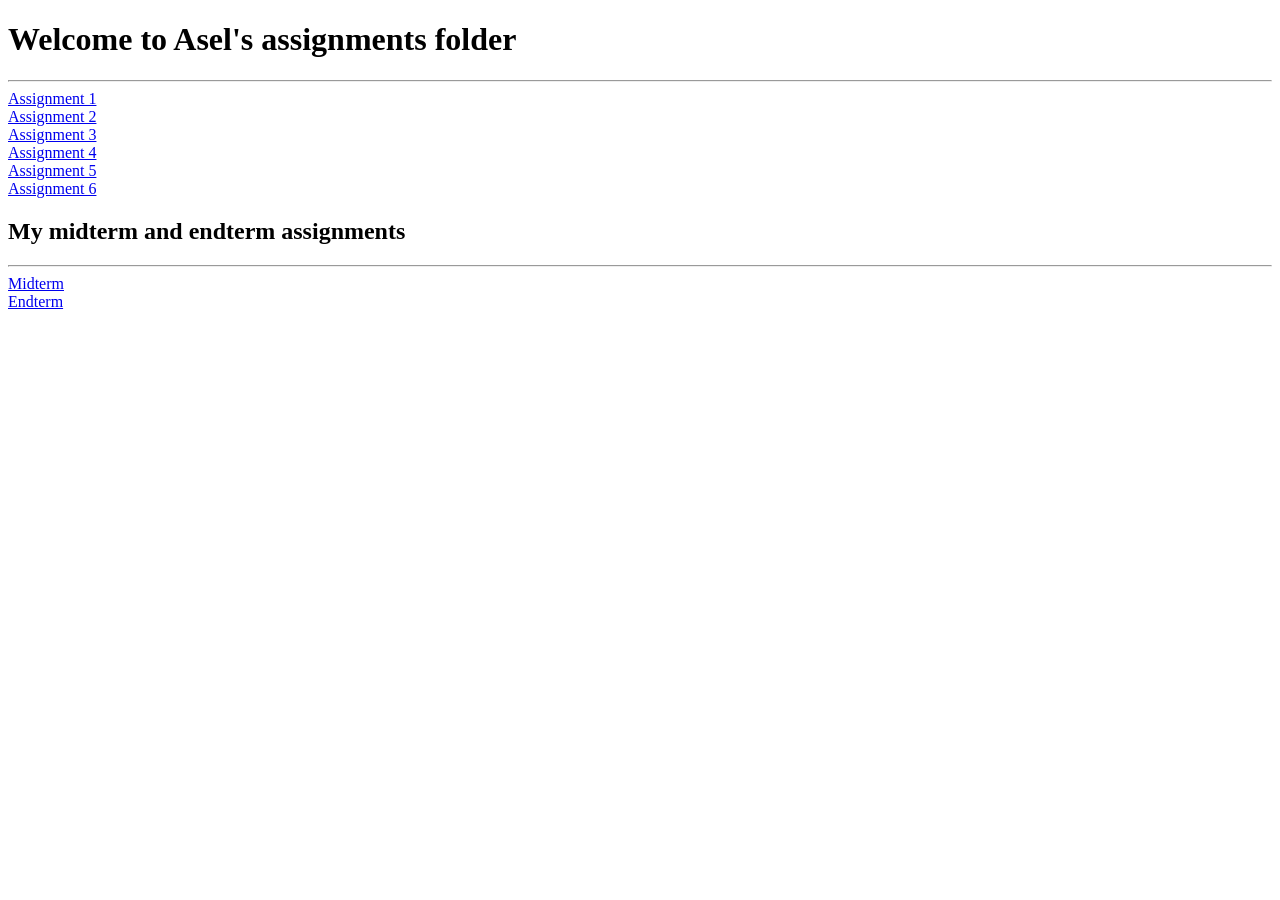
<file: index.html>
<!DOCTYPE html>
<html lang="en">
<head>
    <meta charset="UTF-8">
    <meta name="viewport" content="width=device-width, initial-scale=1.0">
    <title>Main page</title>
</head>
<body>
    <h1> Welcome to Asel's assignments folder </h1>
    <hr>
    <a href="https://ade1a42.github.io/Frontend-WEB-1/assignments/assignment1/"> Assignment 1 </a><br>
    <a href="https://ade1a42.github.io/Frontend-WEB-1/assignments/assignment2/"> Assignment 2 </a><br>
    <a href="https://ade1a42.github.io/Frontend-WEB-1/assignments/assignment3/"> Assignment 3 </a><br>
    <a href="https://ade1a42.github.io/Frontend-WEB-1/assignments/assignment4/"> Assignment 4 </a><br>
    <a href="https://ade1a42.github.io/Frontend-WEB-1/assignments/assignment5/"> Assignment 5 </a><br>
    <a href="https://ade1a42.github.io/Frontend-WEB-1/assignments/assignment6/"> Assignment 6 </a><br>


    <h2> My midterm and endterm assignments </h2>
    <hr>
    <a href="https://ade1a42.github.io/Frontend-WEB-1/midterm"> Midterm </a><br>
    <a href="https://ade1a42.github.io/Frontend-WEB-1/endterm"> Endterm </a><br>    
</body>
</html>
</file>
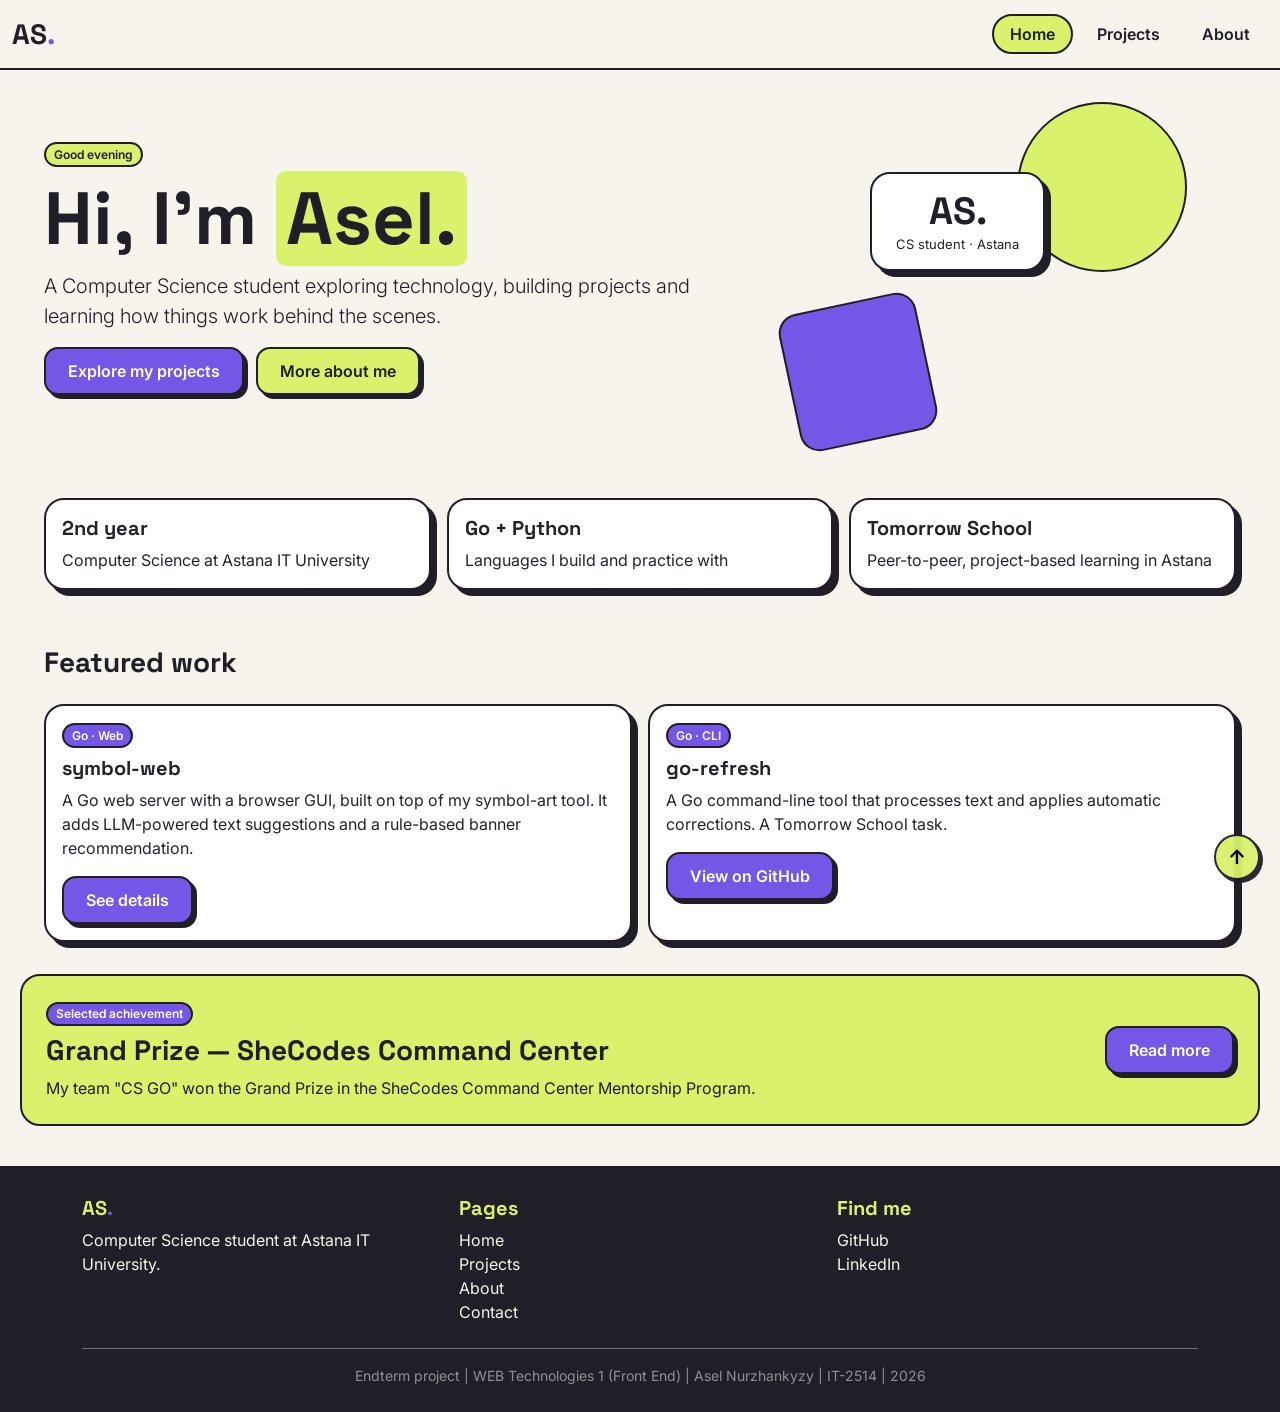
<file: endterm/index.html>
<!DOCTYPE html>
<html lang="en">
<head>
    <meta charset="UTF-8">
    <meta name="viewport" content="width=device-width, initial-scale=1.0">
    <title>Home</title>
    <link href="https://fonts.googleapis.com/css2?family=Inter:wght@400;600&family=Space+Grotesk:wght@700&display=swap" rel="stylesheet">
    <link href="https://cdn.jsdelivr.net/npm/bootstrap@5.3.8/dist/css/bootstrap.min.css" rel="stylesheet" integrity="sha384-sRIl4kxILFvY47J16cr9ZwB07vP4J8+LH7qKQnuqkuIAvNWLzeN8tE5YBujZqJLB" crossorigin="anonymous">
    <link rel="stylesheet" href="css/style.css">
</head>
<body>
    <header>
        <nav class="navbar navbar-expand-lg sticky-top">
            <div class="container-fluid">
                <a class="navbar-brand" href="index.html"> AS<span>.</span> </a>
                <button class="navbar-toggler" data-bs-toggle="collapse" data-bs-target="#menu" aria-controls="menu">
                    <span class="navbar-toggler-icon"></span>
                </button>

                <div class="collapse navbar-collapse" id="menu">
                    <ul class="navbar-nav ms-auto">
                        <li class="nav-item"><a class="nav-link active" href="index.html"> Home </a></li>
                        <li class="nav-item"><a class="nav-link" href="projects.html"> Projects </a></li>
                        <li class="nav-item"><a class="nav-link" href="about.html"> About </a></li>
                    </ul>
                </div>
            </div>
        </nav>
    </header>

    <main class="container-fluid">
        <!-- HERO -->
        <section class="m-2 p-lg-4 p-2">
            <div class="row g-3 align-items-center">

                <!-- LEFT: text -->
                <div class="col-lg-7 hero-content">
                    <span class="badge rounded-pill mb-2" id="greeting"> Hello </span>
                    <h1 class="display-2 fw-bold"> Hi, I'm <span class="highlight"> Asel. </span> </h1>
                    <p class="lead">
                        A Computer Science student exploring technology, building projects
                        and learning how things work behind the scenes.
                    </p>
                    <a href="projects.html" class="btn btn-main me-2 mb-2"> Explore my projects </a>
                    <a href="about.html" class="btn btn-alt mb-2"> More about me </a>
                </div>

                <!-- RIGHT: shapes made only with CSS -->
                <div class="col-lg-5">
                    <div class="shapes">
                        <div class="circle"></div>
                        <div class="square"></div>
                        <div class="name-card">
                            <h2> AS. </h2>
                            <p> CS student · Astana </p>
                        </div>
                    </div>
                </div>

            </div>
        </section>

        <!-- FACTS -->
        <section class="m-2 p-lg-4 p-2">
            <div class="row g-3">

                <div class="col-md-4 col-12">
                    <div class="card p-3 h-100">
                        <h5> 2nd year </h5>
                        <p class="mb-0"> Computer Science at Astana IT University </p>
                    </div>
                </div>

                <div class="col-md-4 col-12">
                    <div class="card p-3 h-100">
                        <h5> Go + Python </h5>
                        <p class="mb-0"> Languages I build and practice with </p>
                    </div>
                </div>

                <div class="col-md-4 col-12">
                    <div class="card p-3 h-100">
                        <h5> Tomorrow School </h5>
                        <p class="mb-0"> Peer-to-peer, project-based learning in Astana </p>
                    </div>
                </div>

            </div>
        </section>

        <!-- FEATURED WORK -->
        <section class="m-2 p-lg-4 p-2">
            <h3 class="mb-lg-4 mb-2"> Featured work </h3>
            <div class="row g-3">

                <div class="col-md-6 col-12">
                    <div class="card h-100">
                        <div class="card-body">
                            <span class="badge rounded-pill badge-purple mb-2"> Go · Web </span>
                            <h5 class="card-title"> symbol-web </h5>
                            <p class="card-text">
                                A Go web server with a browser GUI, built on top of my symbol-art tool.
                                It adds LLM-powered text suggestions and a rule-based banner recommendation.
                            </p>
                            <a href="projects.html#details" class="btn btn-main"> See details </a>
                        </div>
                    </div>
                </div>

                <div class="col-md-6 col-12">
                    <div class="card h-100">
                        <div class="card-body">
                            <span class="badge rounded-pill badge-purple mb-2"> Go · CLI </span>
                            <h5 class="card-title"> go-refresh </h5>
                            <p class="card-text">
                                A Go command-line tool that processes text and applies automatic
                                corrections. A Tomorrow School task.
                            </p>
                            <a href="https://github.com/Ade1a42/go-refresh" class="btn btn-main" target="_blank"> View on GitHub </a>
                        </div>
                    </div>
                </div>

            </div>
        </section>

        <!-- ACHIEVEMENT -->
        <section class="achievement m-2 p-lg-4 p-3">
            <div class="row g-3 align-items-center">
                <div class="col-md-8">
                    <span class="badge rounded-pill badge-purple mb-2"> Selected achievement </span>
                    <h3> Grand Prize — SheCodes Command Center </h3>
                    <p class="mb-0"> My team "CS GO" won the Grand Prize in the SheCodes Command Center Mentorship Program. </p>
                </div>
                <div class="col-md-4 text-md-end">
                    <a href="projects.html" class="btn btn-main"> Read more </a>
                </div>
            </div>
        </section>

    </main>

    <footer>
        <div class="container">
            <div class="row g-3">

                <div class="col-md-4 col-12">
                    <h5> AS<span>.</span> </h5>
                    <p> Computer Science student at Astana IT University. </p>
                </div>

                <div class="col-md-4 col-6">
                    <h5> Pages </h5>
                    <a href="index.html"> Home </a>
                    <a href="projects.html"> Projects </a>
                    <a href="about.html"> About </a>
                    <a href="about.html#contact"> Contact </a>
                </div>

                <div class="col-md-4 col-6">
                    <h5> Find me </h5>
                    <a href="https://github.com/Ade1a42" target="_blank"> GitHub </a>
                    <a href="https://linkedin.com/in/asel-n-9b1822351" target="_blank"> LinkedIn </a>
                </div>

            </div>

            <p class="text-center small text-white-50 border-top border-secondary pt-3 mt-4"> Endterm project | WEB Technologies 1 (Front End) | Asel Nurzhankyzy | IT-2514 | <span id="year">2026</span> </p>
        </div>
    </footer>

    <button id="backTopBtn"> &uarr; </button>

    <script src="https://cdn.jsdelivr.net/npm/bootstrap@5.3.8/dist/js/bootstrap.bundle.min.js" integrity="sha384-FKyoEForCGlyvwx9Hj09JcYn3nv7wiPVlz7YYwJrWVcXK/BmnVDxM+D2scQbITxI" crossorigin="anonymous"></script>
    <script src="https://code.jquery.com/jquery-3.6.0.min.js"></script>
    <script src="js/script.js"></script>
    <script src="js/jquery.js"></script>
</body>
</html>
</file>
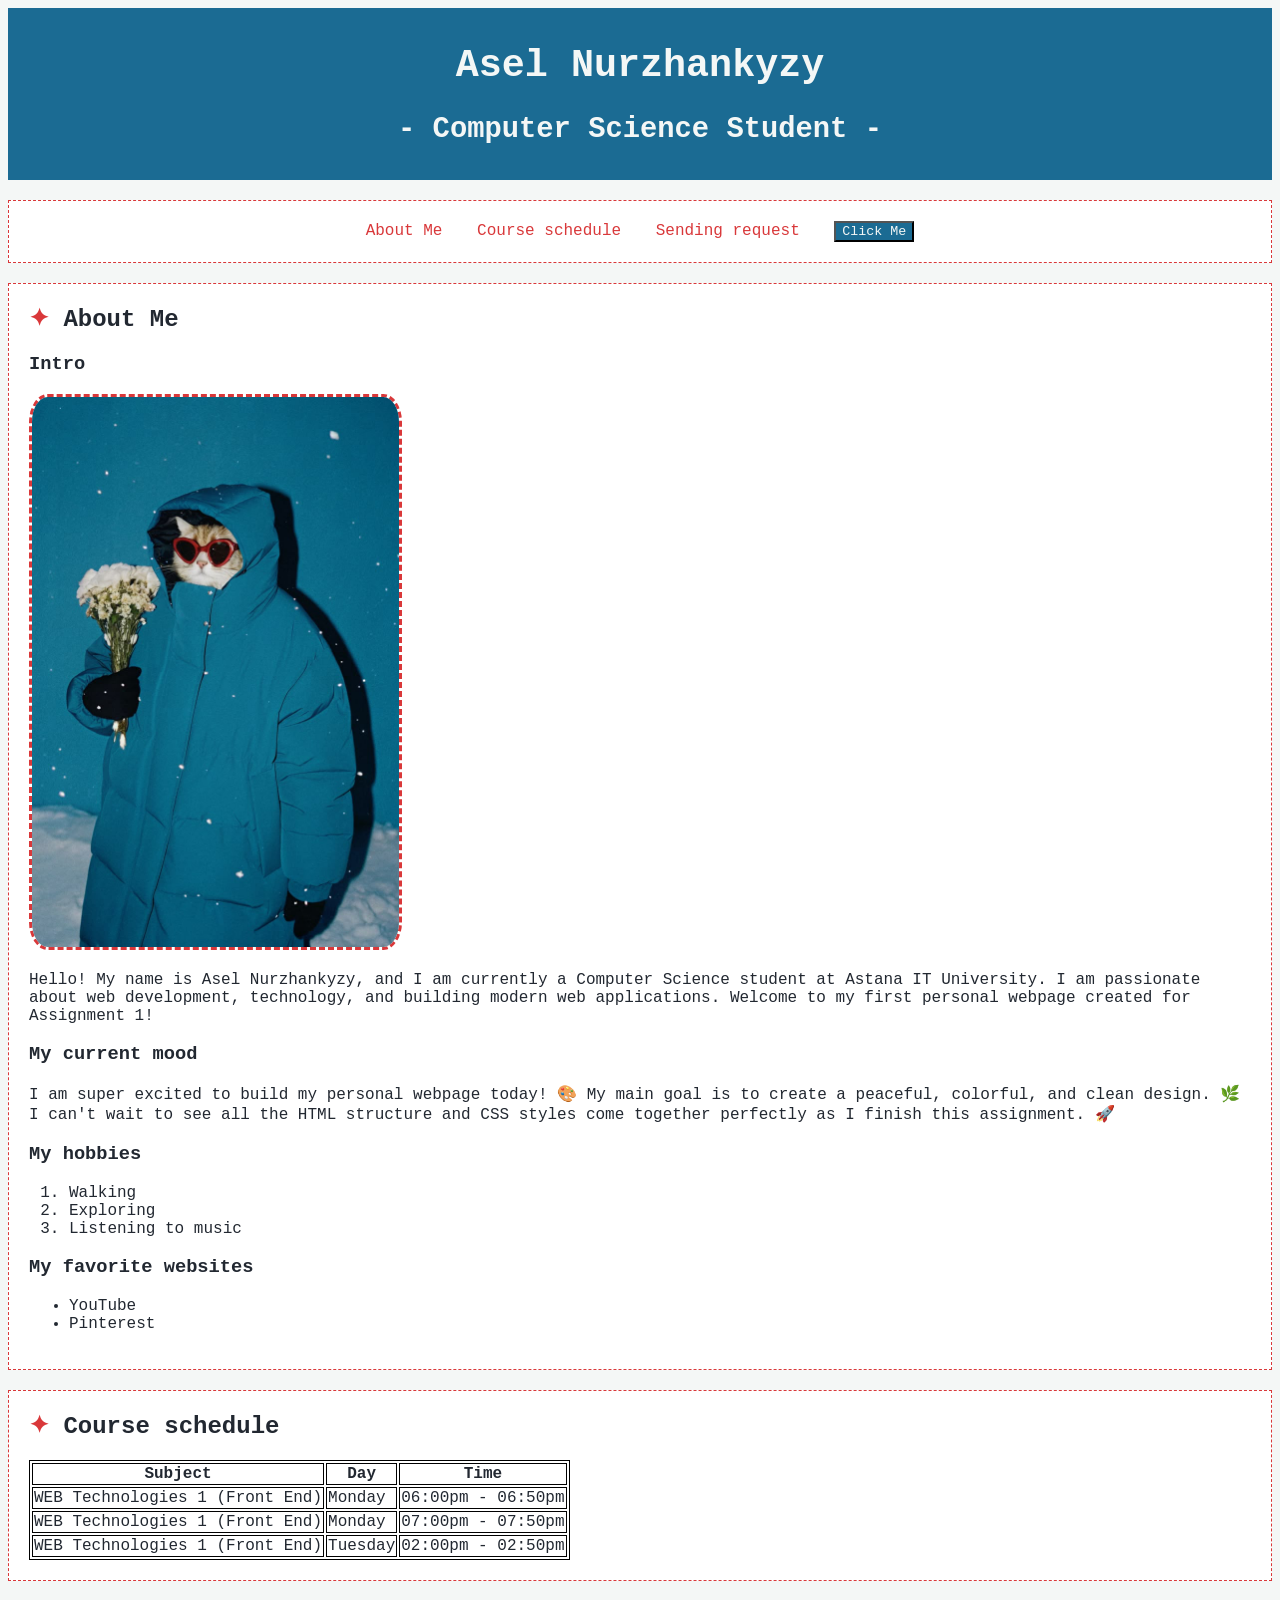
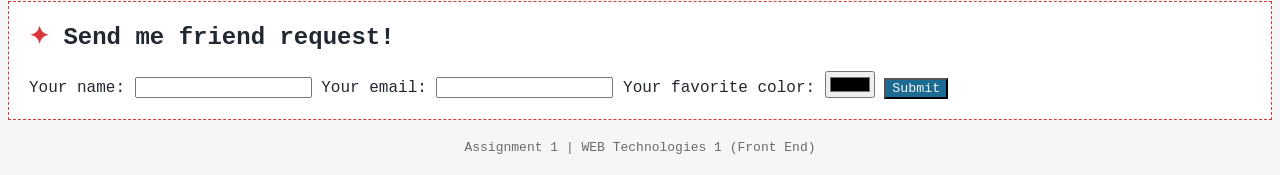
<file: assignments/assignment1/index.html>
<!DOCTYPE html>
<html lang="en">
<head>
    <meta charset="UTF-8">
    <meta name="viewport" content="width=device-width, initial-scale=1.0">

    <link rel="stylesheet" href="./style.css">
    <link rel="icon" href="./images/logo.svg">

    <title>My First Webpage</title>
</head>
<body>
    <header>
        <h1> Asel Nurzhankyzy </h1>
        <h2> - Computer Science Student - </h2>
    </header>

    <nav>
        <a href="#about-me"> About Me </a> 
        <a href="#course-schedule"> Course schedule </a> 
        <a href="#sending-request"> Sending request </a> 
        <button type="button"> Click Me </button>
    </nav>

    <main>
        <section id="about-me" class="cards">
            <h2>About Me</h2>

            <h3> Intro </h3>
            <img src="./images/avatar1.jpg" alt="avatar_cat" class="avatar">
            <p> Hello! My name is Asel Nurzhankyzy, and I am currently a Computer Science student at Astana IT University. I am passionate about web development, technology, and building modern web applications. Welcome to my first personal webpage created for Assignment 1! </p>

            <h3> My current mood  </h3>
            <p> I am super excited to build my personal webpage today! 🎨 My main goal is to create a peaceful, colorful, and clean design. 🌿 I can't wait to see all the HTML structure and CSS styles come together perfectly as I finish this assignment. 🚀 </p>

            <h3> My hobbies </h3>
            <ol>
                <li> Walking </li>
                <li> Exploring </li>
                <li> Listening to music </li>
            </ol>

            <h3> My favorite websites </h3>
            <ul>
                <li><a href="https://www.youtube.com/"> YouTube </a></li>
                <li><a href="https://www.pinterest.com/"> Pinterest </a></li>
            </ul>
        </section>

        <section id="course-schedule" class="cards">
            <h2> Course schedule </h2>
            <table>
                <thead>
                    <tr>
                        <th> Subject </th>
                        <th> Day </th>
                        <th> Time </th>
                    </tr>
                </thead>
                <tbody>
                    <tr>
                        <td> WEB Technologies 1 (Front End) </td>
                        <td> Monday </td>
                        <td> 06:00pm - 06:50pm </td>
                    </tr>
                    <tr>
                        <td> WEB Technologies 1 (Front End) </td>
                        <td> Monday </td>
                        <td> 07:00pm - 07:50pm </td>
                    </tr>
                    <tr>
                        <td> WEB Technologies 1 (Front End) </td>
                        <td> Tuesday </td>
                        <td> 02:00pm - 02:50pm </td>
                    </tr>
                </tbody>
            </table>
        </section>

        
        <section id="sending-request" class="cards">
            <h2> Send me friend request! </h2>

            <form>
                <label for="name"> Your name: </label>
                <input type="text" id="name">

                <label for="email"> Your email: </label>
                <input type="email" id="email">

                <label for="color"> Your favorite color: </label>
                <input type="color" id="color">

                <button type="submit"> Submit </button>
            </form>
        </section>
    </main>

    <footer>
        <p> Assignment 1 | WEB Technologies 1 (Front End)  </p>
    </footer>
</body>
</html>
</file>
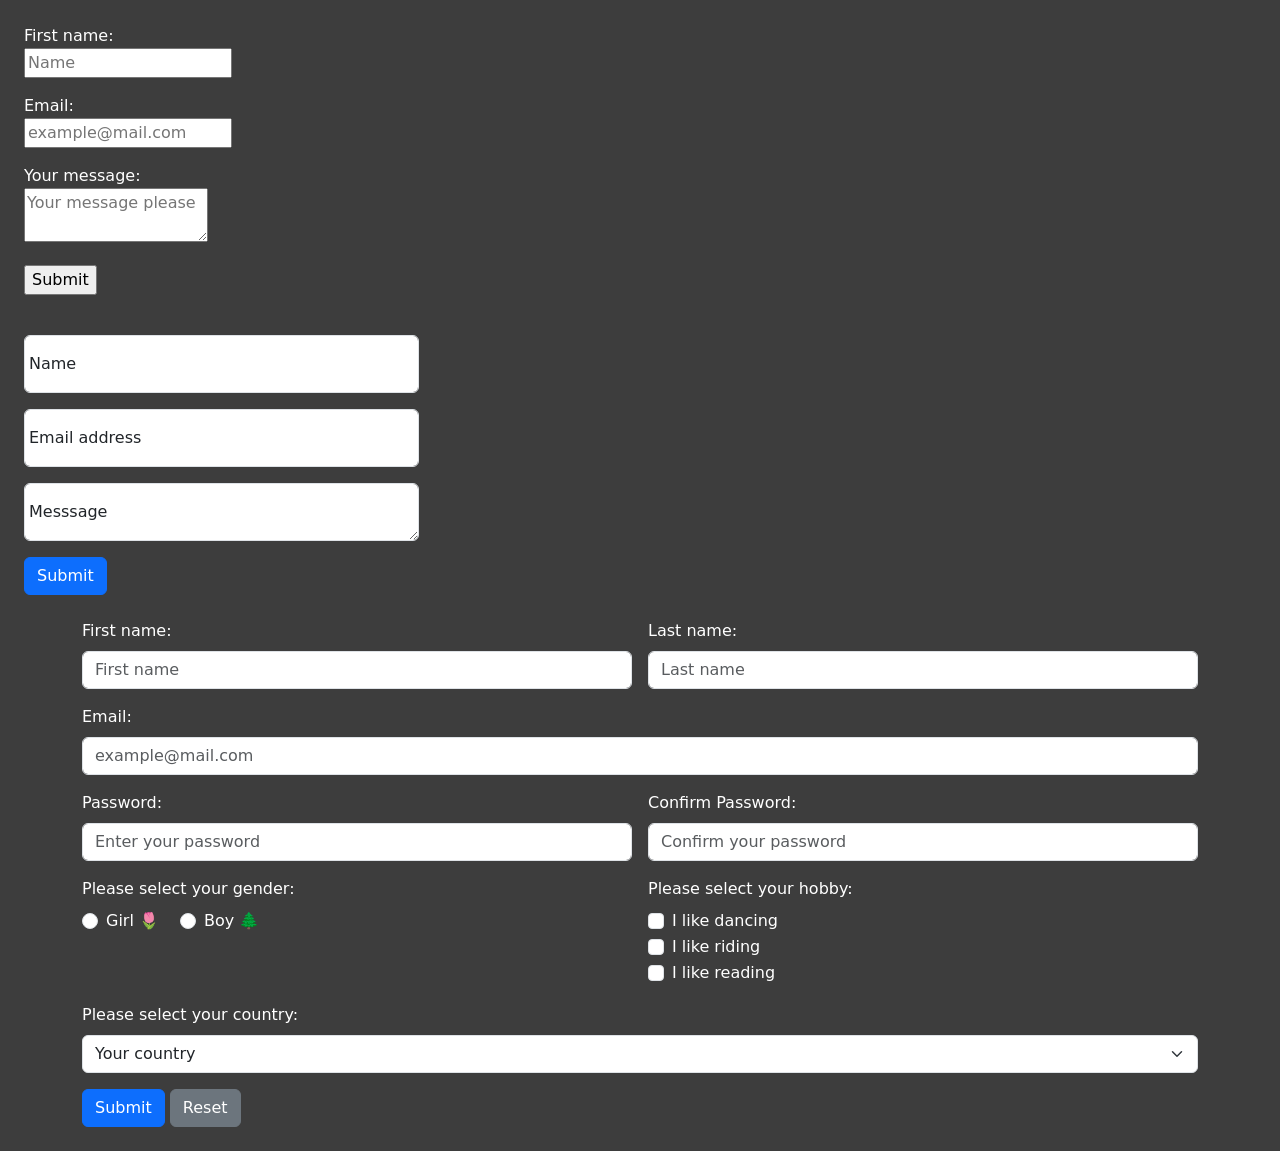
<file: assignments/assignment4/index.html>
<!DOCTYPE html>
<html lang="en">
<head>
    <meta charset="UTF-8">
    <meta name="viewport" content="width=device-width, initial-scale=1.0">
    <title>Assignment4</title>
    <link href="https://cdn.jsdelivr.net/npm/bootstrap@5.3.3/dist/css/bootstrap.min.css" rel="stylesheet">
</head>

<body style="background-color: rgb(61, 61, 61)" class="text-white p-4">
    <!-- Task 0 & 1 -->
    <form>
    <p>
        <label for="fname">First name:</label><br>
        <input type="text" id="fname" name="fname" placeholder="Name" required maxlength="256">
    </p>

    <p>
        <label for="mail">Email:</label><br>
        <input type="email" id="mail" name="email" placeholder="example@mail.com" required>        
    </p>

    <p>
        <label for="message">Your message:</label><br>
        <textarea id="message" name="message" placeholder="Your message please" required maxlength="256"></textarea>
    </p>

    <p>
        <input type="submit" value="Submit">        
    </p>
    </form>


    <!-- Task 2 & 3 -->
    <form class="row g-3 needs-validation col-md-4 my-4" novalidate> 
        
    <div class="form-floating text-dark">
    <input type="text" class="form-control" id="floatingName" placeholder="Name" required>
    <label for="floatingName" class="form-label">Name</label>
    <div class="valid-feedback">
      Looks good!
    </div> 
    <div class="invalid-feedback">
        Please enter your name :|
    </div>   
    </div>

    <div class="form-floating text-dark">
    <input type="email" class="form-control" id="floatingInput" placeholder="name@example.com" required>
    <label for="floatingInput">Email address</label>
    <div class="valid-feedback">
      Looks good!
    </div> 
    <div class="invalid-feedback">
        Please enter your email :|
    </div>    
    </div>

    <div class="form-floating text-dark">
    <textarea class="form-control" id="floatingMessage" placeholder="Your message" required></textarea>
    <label for="floatingMessage">Messsage</label>
    <div class="valid-feedback">
      Looks good!
    </div> 
    <div class="invalid-feedback">
        This place waiting for your message :|
    </div>        
    </div> 
    
    <div>
        <button class="btn btn-primary" type="submit">Submit</button>
    </div>
    </form>    


    <!-- Task 4 -->
    <form class="container needs-validation" novalidate>
    <div class="row g-3">
        <div class="col-md-6">
            <label for="reg-fname" class="form-label">First name:</label>
            <input type="text" class="form-control" id="reg-fname" name="fname" placeholder="First name" required maxlength="256">
            <div class="valid-feedback">Looks good!</div>
            <div class="invalid-feedback">First name is required!</div>
        </div>

        <div class="col-md-6">
            <label for="reg-lname" class="form-label">Last name:</label>
            <input type="text" class="form-control" id="reg-lname" name="lname" placeholder="Last name" required maxlength="256">
            <div class="valid-feedback">Looks good!</div>
            <div class="invalid-feedback">Last name is required!</div>
        </div>

        <div class="col-md-12">
            <label for="reg-mail" class="form-label">Email:</label>
            <input type="email" class="form-control" id="reg-mail" name="email" placeholder="example@mail.com" required>
            <div class="valid-feedback">Looks good!</div>
            <div class="invalid-feedback">Please enter a valid email!</div>
        </div> 

        <div class="col-md-6">
            <label for="Password" class="form-label">Password:</label>
            <input type="password" class="form-control" id="Password" name="password" placeholder="Enter your password" required minlength="4" maxlength="9">
            <div class="valid-feedback">Looks good!</div>
            <div class="invalid-feedback">Password must be 4-9 characters long!</div>
        </div>

        <div class="col-md-6">
            <label for="ConfirmPassword" class="form-label">Confirm Password:</label>
            <input type="password" class="form-control" id="ConfirmPassword" name="confirm_password" placeholder="Confirm your password" required minlength="4" maxlength="9">
            <div class="valid-feedback">Looks good!</div>
            <div class="invalid-feedback">Please confirm your password!</div>
        </div>

        <div class="col-md-6"> 
            <p class="mb-2">Please select your gender:</p>
            <div class="form-check form-check-inline">
                <input class="form-check-input" type="radio" id="gender-girl" name="gender" value="girl" required>  
                <label class="form-check-label" for="gender-girl">Girl 🌷</label>
            </div>
            <div class="form-check form-check-inline">
                <input class="form-check-input" type="radio" id="gender-boy" name="gender" value="boy" required>  
                <label class="form-check-label" for="gender-boy">Boy 🌲</label>
            </div>
            <div class="invalid-feedback">Please select your gender!</div>
        </div>
        
        <div class="col-md-6"> 
            <p class="mb-2">Please select your hobby:</p>
            <div class="form-check">
                <input class="form-check-input" type="checkbox" id="hobby1" name="hobbies" value="Dancing">
                <label class="form-check-label" for="hobby1">I like dancing</label>
            </div>
            <div class="form-check">
                <input class="form-check-input" type="checkbox" id="hoby2" name="hobbies" value="Riding">
                <label class="form-check-label" for="hoby2">I like riding</label>
            </div>
            <div class="form-check">
                <input class="form-check-input" type="checkbox" id="hobby3" name="hobbies" value="Reading">
                <label class="form-check-label" for="hobby3">I like reading</label>
            </div>
        </div>

        <div class="col-md-12">
            <label for="country" class="form-label">Please select your country:</label>
            <select class="form-select" id="country" name="country" required>
                <option value="" disabled selected>Your country</option>
                <option value="Kazakhstan">🇰🇿 Казахстан: 🇰🇿 (🏔️,🐴)</option>        
                <option value="Japan">🇯🇵 Япония: 🇯🇵 (🍣, 🗼)</option>
                <option value="Turkey">🇹🇷 Турция: 🇹🇷 (🦃,🌯)</option>
                <option value="Canada">🇨🇦 Канада: 🇨🇦 (🍁, 🏒)</option>
            </select>
            <div class="valid-feedback">Looks good!</div>
            <div class="invalid-feedback">Please select a country!</div>
        </div>

        <div class="col-12 mt-3">
            <button class="btn btn-primary" type="submit">Submit</button>
            <button class="btn btn-secondary" type="reset">Reset</button>
        </div>
    </div> 
    </form>


    <script src="script.js"></script>
    <script src="https://cdn.jsdelivr.net/npm/bootstrap@5.3.3/dist/js/bootstrap.bundle.min.js"></script>

</body>
</html>
</file>
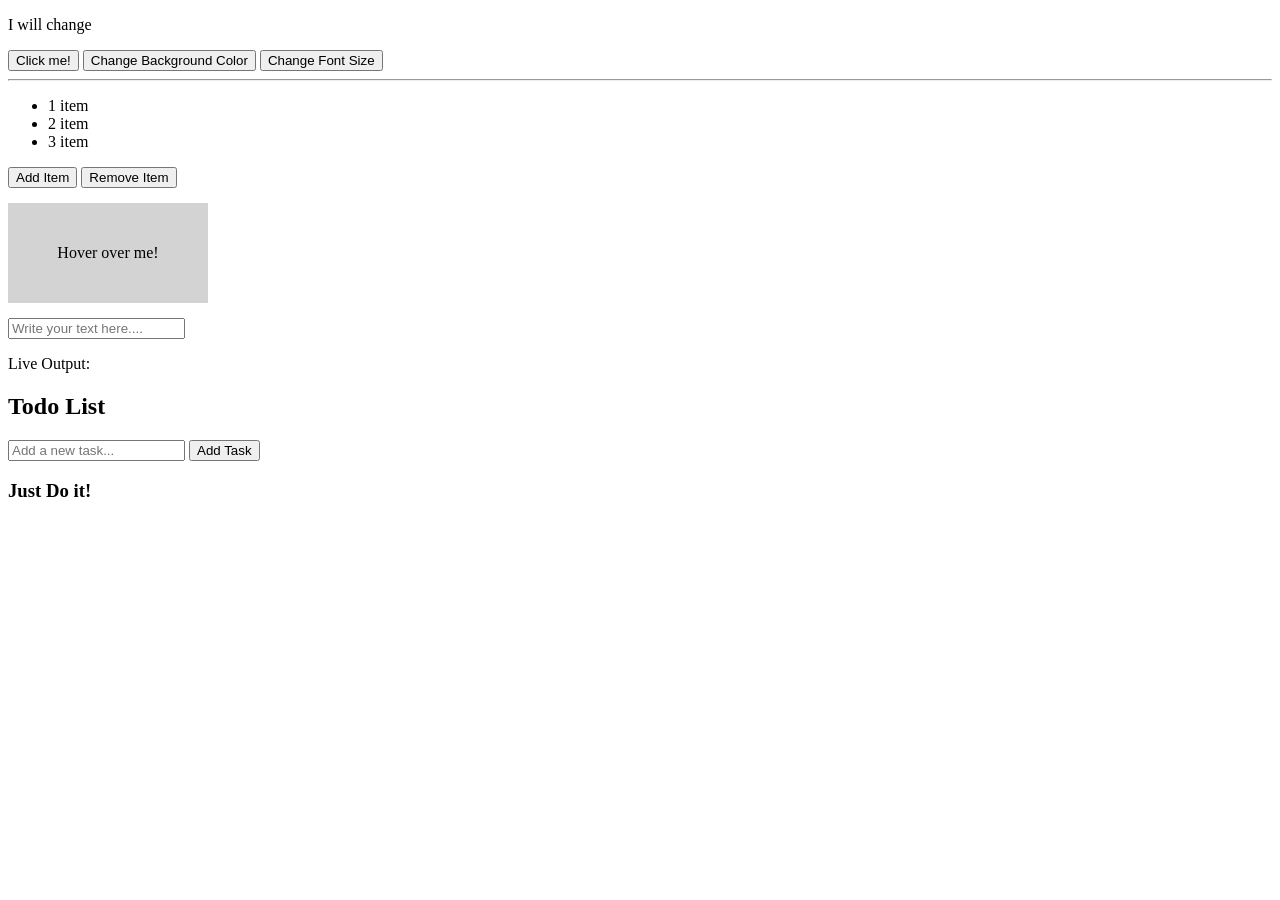
<file: assignments/assignment5/index.html>
<!DOCTYPE html>
<html lang="en">
<head>
    <meta charset="UTF-8">
    <meta name="viewport" content="width=device-width, initial-scale=1.0">
    <title>Assignment 5</title>
    <link rel="stylesheet" href="style.css">
</head>
<body>
    <div id="boxT3">
        <p id="Paragraph"> I will change </p>
    </div>

    <button id="changeTextBtn"> Click me! </button>
    <button id="bgColorBtn"> Change Background Color </button>
    <button id="fontSizeBtn"> Change Font Size </button>   
    
    <hr>

    <ul id="itemList">
        <li> 1 item </li>
        <li> 2 item </li>
        <li> 3 item </li>
    </ul>

    <button id="addItem"> Add Item </button>
    <button id="removeItem"> Remove Item </button>            

    <div id="hoverBox">
        Hover over me!
    </div>




    <input type="text" id="userInput" placeholder="Write your text here....">

    <p> Live Output: <span id="output"></span></p>

    <div>
        <h2>Todo List</h2>
        <input type="text" id="taskInput" placeholder="Add a new task...">
        <button id="addTaskBtn">Add Task</button>

        <div>
            <h3> Just Do it! </h3>
            <ul id="tasks"></ul>
        </div>
    </div>

    <script src="script.js"></script>
</body>
</html>
</file>
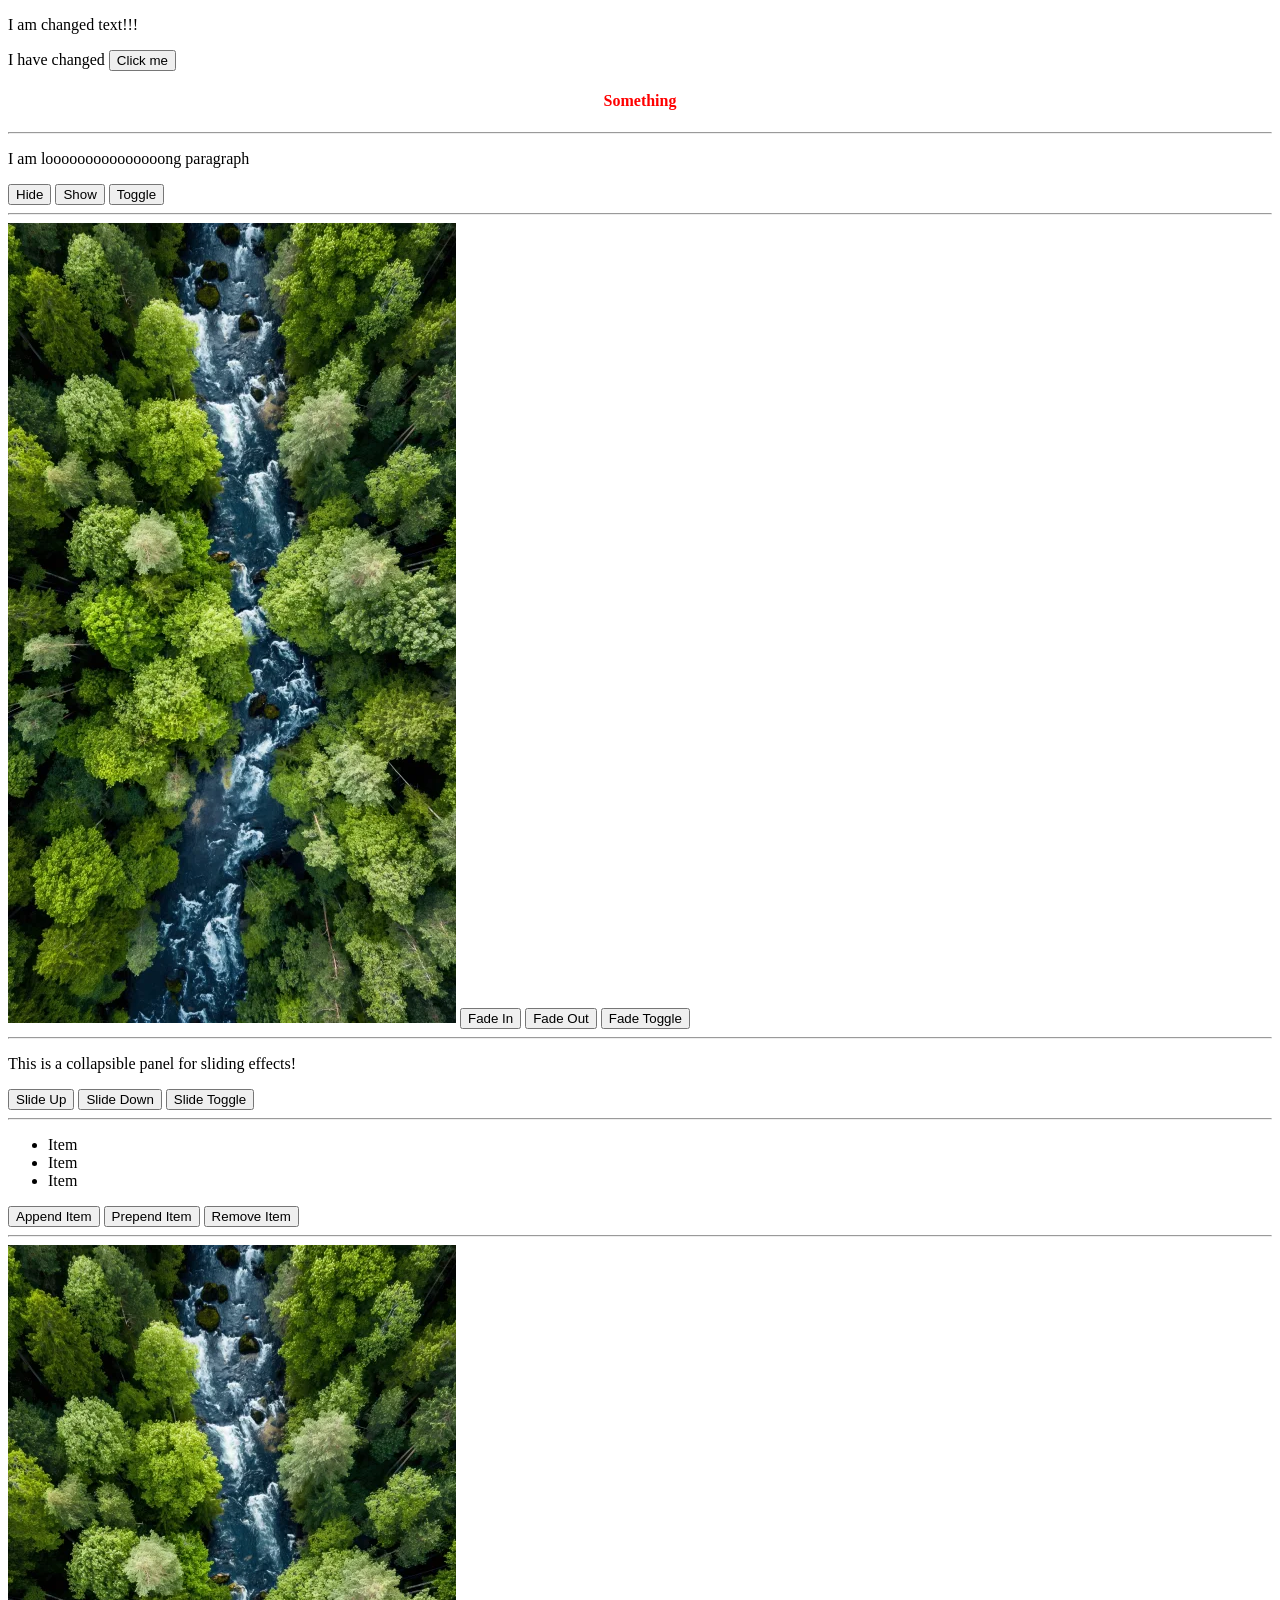
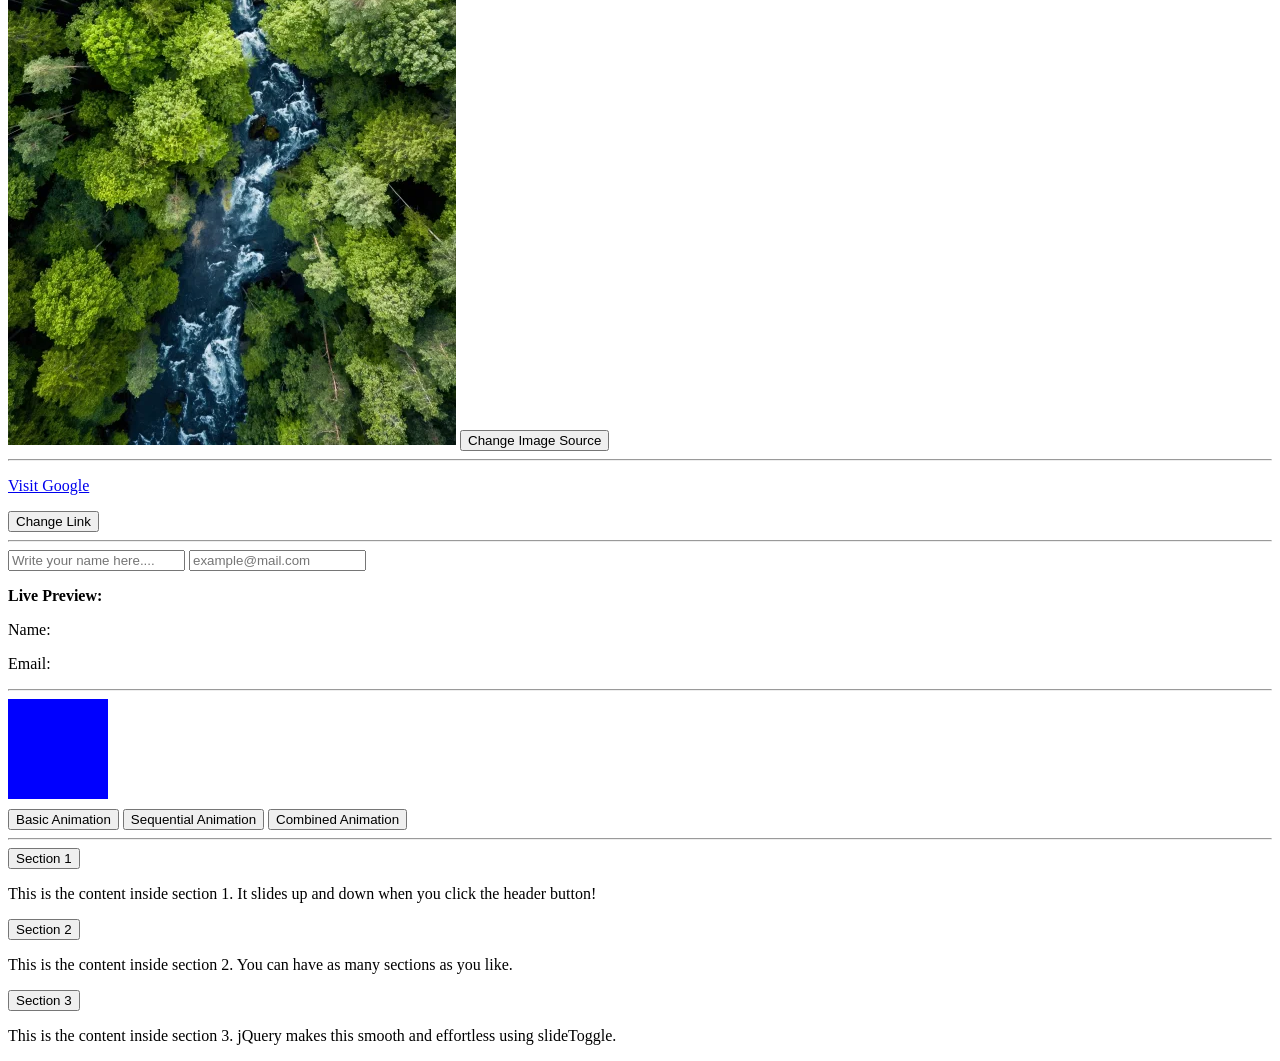
<file: assignments/assignment6/index.html>
<!DOCTYPE html>
<html lang="en">
<head>
    <meta charset="UTF-8">
    <meta name="viewport" content="width=device-width, initial-scale=1.0">
    <title>Assignment 6</title>
    
</head>
<body>
    <p id="text"> It will be change </p>
    <div class="htmlChage">
        <h3> I should change </h3>
    </div>
    <h4> Something </h4>

    <hr>

    <div>
        <p id="longText"> I am looooooooooooooong paragraph </p>
        <button id="hideBtn"> Hide </button>
        <button id="showBtn"> Show </button>
        <button id="toggleBtn"> Toggle </button>
    </div>

    <hr>

    <div>
        <img src="photo.jpg" alt="river" id="photo">

        <button id="fadeInBtn"> Fade In </button>
        <button id="fadeOutBtn"> Fade Out </button>
        <button id="fadeToggleBtn"> Fade Toggle </button>        
    </div>

    <hr>

    <div>
        <div id="slidePanel">
            <p> This is a collapsible panel for sliding effects! </p>
        </div>
        <button id="slideUpBtn">Slide Up</button>
        <button id="slideDownBtn">Slide Down</button>
        <button id="slideToggleBtn">Slide Toggle</button>
    </div>

    <hr>

    <div>
        <ul id="ulList">
            <li> Item </li>
            <li> Item </li>
            <li> Item </li>
        </ul>
        <button id="addItem">Append Item</button>
        <button id="prependItem">Prepend Item</button>
        <button id="removeItem">Remove Item</button>
    </div>
    
    <hr>
    
    <div>
        <img id="attributePhoto" src="photo.jpg" alt="river">
        <button id="changeImgBtn">Change Image Source</button>

        <hr>

        <p><a id="myLink" href="https://www.google.com" target="_blank">Visit Google</a></p>
        <button id="changeLinkBtn">Change Link</button>

    </div>
    
    <hr>

    <div>
        <input type="text" id="userInput" placeholder="Write your name here....">
        <input type="email" id="mailInput" placeholder="example@mail.com">  

        <p><strong>Live Preview:</strong></p>
        <p>Name: <span id="displayName"></span></p>
        <p>Email: <span id="displayEmail"></span></p>
    </div>

    <hr>

    <div>
        <div id="animBox" style="width: 100px; height: 100px; background-color: blue; position: relative; margin-bottom: 10px;"></div>

        <button id="basicAnmBtn">Basic Animation</button>
        <button id="seqAnmBtn">Sequential Animation</button>
        <button id="CombAnmBtn">Combined Animation</button>
    </div>

    <hr>

    <div>        
        <button class="accordion">Section 1</button>
        <div class="panel">
            <p>This is the content inside section 1. It slides up and down when you click the header button!</p>
        </div>

        <button class="accordion">Section 2</button>
        <div class="panel">
            <p>This is the content inside section 2. You can have as many sections as you like.</p>
        </div>

        <button class="accordion">Section 3</button>
        <div class="panel">
            <p>This is the content inside section 3. jQuery makes this smooth and effortless using slideToggle.</p>
        </div>
    </div>

    <script src="https://code.jquery.com/jquery-3.6.0.min.js"></script>
    <script src="jquery.js"></script>
</body>
</file>
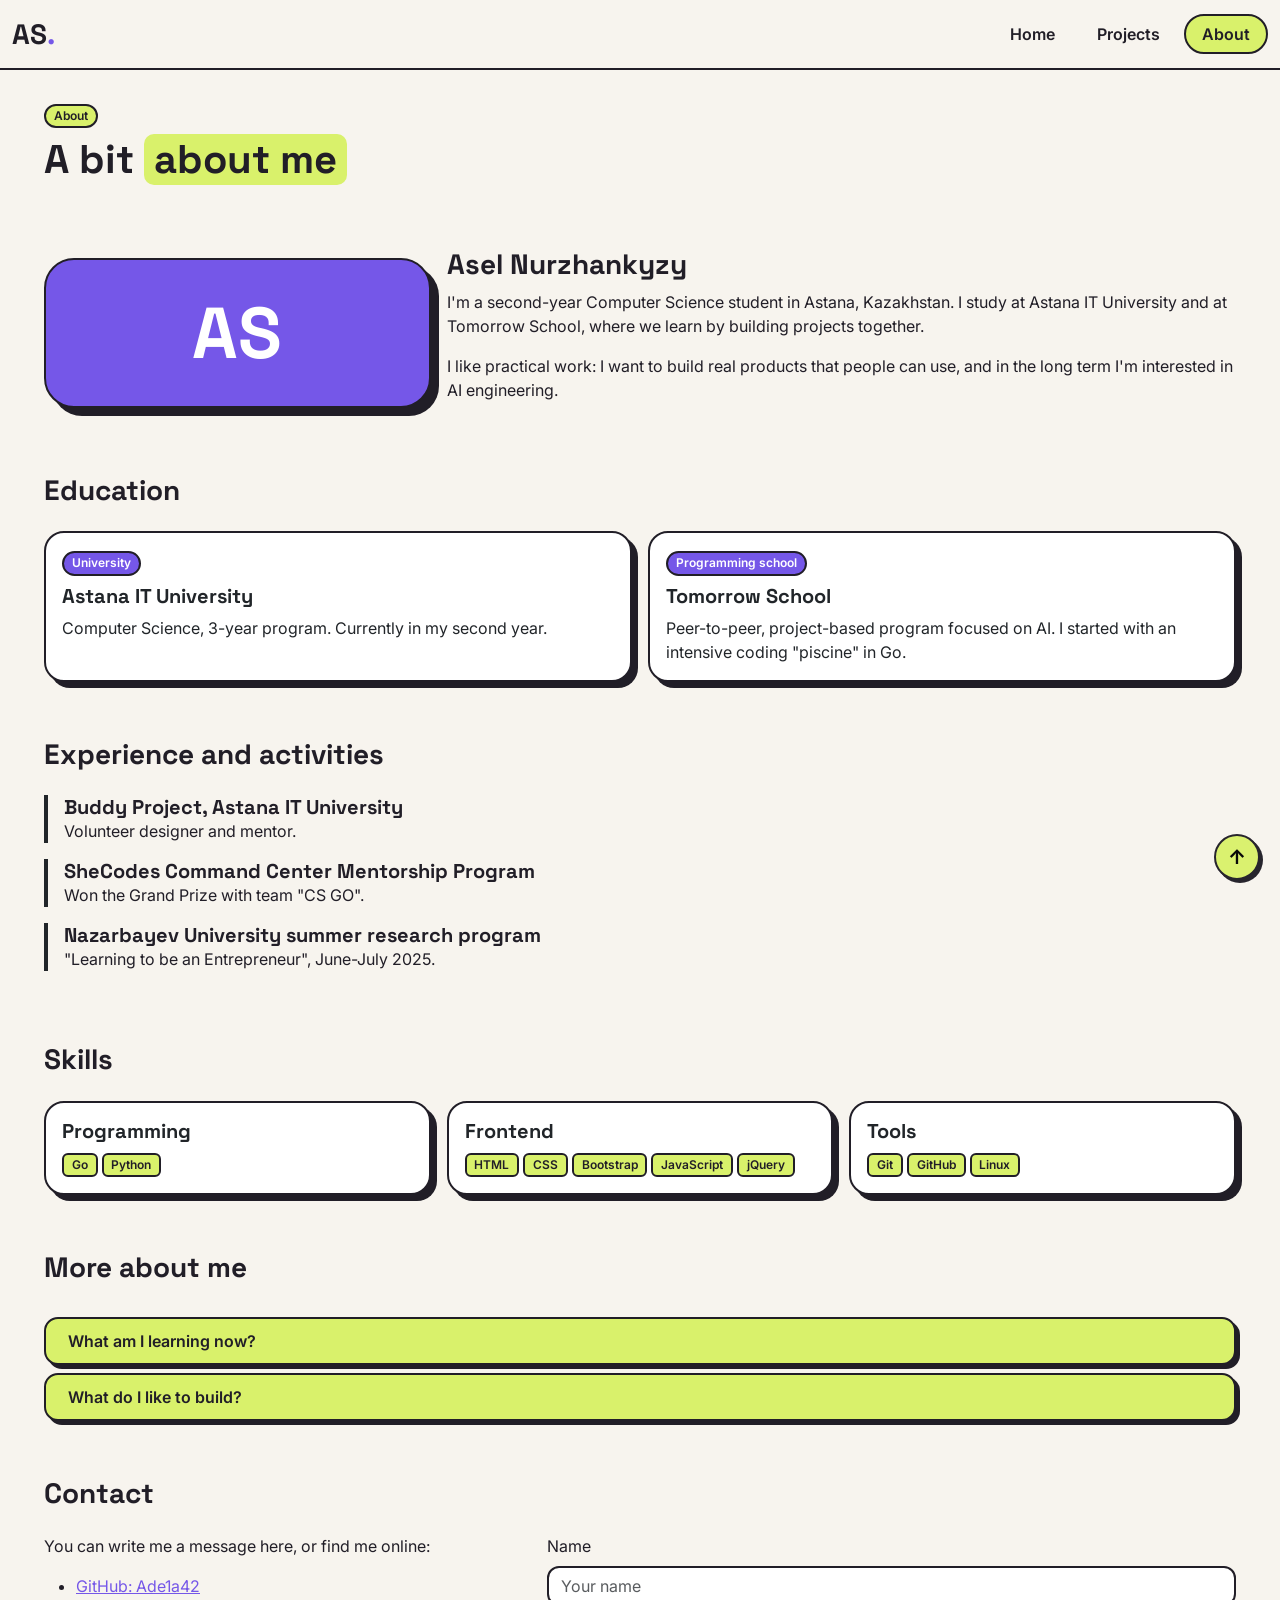
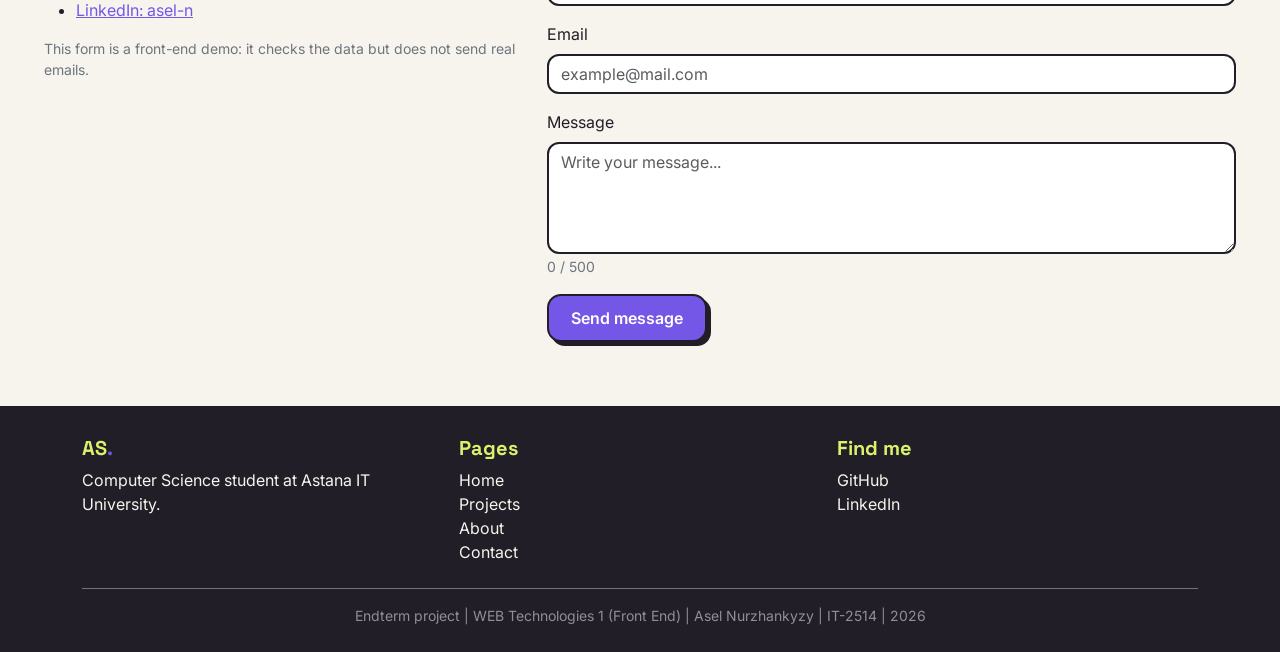
<file: endterm/about.html>
<!DOCTYPE html>
<html lang="en">
<head>
    <meta charset="UTF-8">
    <meta name="viewport" content="width=device-width, initial-scale=1.0">
    <title>About</title>
    <link href="https://fonts.googleapis.com/css2?family=Inter:wght@400;600&family=Space+Grotesk:wght@700&display=swap" rel="stylesheet">
    <link href="https://cdn.jsdelivr.net/npm/bootstrap@5.3.8/dist/css/bootstrap.min.css" rel="stylesheet" integrity="sha384-sRIl4kxILFvY47J16cr9ZwB07vP4J8+LH7qKQnuqkuIAvNWLzeN8tE5YBujZqJLB" crossorigin="anonymous">
    <link rel="stylesheet" href="css/style.css">
</head>
<body>
    <header>
        <nav class="navbar navbar-expand-lg sticky-top">
            <div class="container-fluid">
                <a class="navbar-brand" href="index.html"> AS<span>.</span> </a>
                <button class="navbar-toggler" data-bs-toggle="collapse" data-bs-target="#menu" aria-controls="menu">
                    <span class="navbar-toggler-icon"></span>
                </button>

                <div class="collapse navbar-collapse" id="menu">
                    <ul class="navbar-nav ms-auto">
                        <li class="nav-item"><a class="nav-link" href="index.html"> Home </a></li>
                        <li class="nav-item"><a class="nav-link" href="projects.html"> Projects </a></li>
                        <li class="nav-item"><a class="nav-link active" href="about.html"> About </a></li>
                    </ul>
                </div>
            </div>
        </nav>
    </header>

    <main class="container-fluid">
        <!-- HEADING -->
        <section class="m-2 p-lg-4 p-2">
            <span class="badge rounded-pill mb-2"> About </span>
            <h1> A bit <span class="highlight"> about me </span> </h1>
        </section>

        <!-- ABOUT ME -->
        <section class="m-2 p-lg-4 p-2">
            <div class="row g-3 align-items-center">

                <div class="col-lg-4 col-md-5">
                    <div class="avatar display-2"> AS </div>
                </div>

                <div class="col-lg-8 col-md-7">
                    <h3> Asel Nurzhankyzy </h3>
                    <p>
                        I'm a second-year Computer Science student in Astana, Kazakhstan.
                        I study at Astana IT University and at Tomorrow School, where we learn by
                        building projects together.
                    </p>
                    <p>
                        I like practical work: I want to build real products that people can use,
                        and in the long term I'm interested in AI engineering.
                    </p>
                </div>

            </div>
        </section>

        <!-- EDUCATION -->
        <section class="m-2 p-lg-4 p-2">
            <h3 class="mb-lg-4 mb-2"> Education </h3>
            <div class="row g-3">

                <div class="col-md-6">
                    <div class="card h-100">
                        <div class="card-body">
                            <span class="badge rounded-pill badge-purple mb-2"> University </span>
                            <h5 class="card-title"> Astana IT University </h5>
                            <p class="card-text"> Computer Science, 3-year program. Currently in my second year. </p>
                        </div>
                    </div>
                </div>

                <div class="col-md-6">
                    <div class="card h-100">
                        <div class="card-body">
                            <span class="badge rounded-pill badge-purple mb-2"> Programming school </span>
                            <h5 class="card-title"> Tomorrow School </h5>
                            <p class="card-text">
                                Peer-to-peer, project-based program focused on AI. I started with an
                                intensive coding "piscine" in Go.
                            </p>
                        </div>
                    </div>
                </div>

            </div>
        </section>

        <!-- EXPERIENCE -->
        <section class="m-2 p-lg-4 p-2">
            <h3 class="mb-lg-4 mb-2"> Experience and activities </h3>

            <div class="border-start border-4 border-dark ps-3 mb-3">
                <h5 class="mb-0"> Buddy Project, Astana IT University </h5>
                <p class="mb-0"> Volunteer designer and mentor. </p>
            </div>

            <div class="border-start border-4 border-dark ps-3 mb-3">
                <h5 class="mb-0"> SheCodes Command Center Mentorship Program </h5>
                <p class="mb-0"> Won the Grand Prize with team "CS GO". </p>
            </div>

            <div class="border-start border-4 border-dark ps-3 mb-3">
                <h5 class="mb-0"> Nazarbayev University summer research program </h5>
                <p class="mb-0"> "Learning to be an Entrepreneur", June-July 2025. </p>
            </div>
        </section>

        <!-- SKILLS -->
        <section class="m-2 p-lg-4 p-2">
            <h3 class="mb-lg-4 mb-2"> Skills </h3>
            <div class="row g-3">

                <div class="col-md-4">
                    <div class="card p-3 h-100">
                        <h5> Programming </h5>
                        <p class="mb-0">
                            <span class="badge"> Go </span>
                            <span class="badge"> Python </span>
                        </p>
                    </div>
                </div>

                <div class="col-md-4">
                    <div class="card p-3 h-100">
                        <h5> Frontend </h5>
                        <p class="mb-0">
                            <span class="badge"> HTML </span>
                            <span class="badge"> CSS </span>
                            <span class="badge"> Bootstrap </span>
                            <span class="badge"> JavaScript </span>
                            <span class="badge"> jQuery </span>
                        </p>
                    </div>
                </div>

                <div class="col-md-4">
                    <div class="card p-3 h-100">
                        <h5> Tools </h5>
                        <p class="mb-0">
                            <span class="badge"> Git </span>
                            <span class="badge"> GitHub </span>
                            <span class="badge"> Linux </span>
                        </p>
                    </div>
                </div>

            </div>
        </section>

        <!-- MORE ABOUT ME: jQuery slideToggle menu -->
        <section class="m-2 p-lg-4 p-2">
            <h3 class="mb-lg-4 mb-2"> More about me </h3>

            <button class="more-btn btn btn-alt w-100 text-start mt-2"> What am I learning now? </button>
            <div class="more-panel border border-2 border-dark rounded-3 bg-white p-3 mt-2">
                <p class="mb-0"> Going deeper into Go and backend development, and step by step towards AI engineering. </p>
            </div>

            <button class="more-btn btn btn-alt w-100 text-start mt-2"> What do I like to build? </button>
            <div class="more-panel border border-2 border-dark rounded-3 bg-white p-3 mt-2">
                <p class="mb-0"> Real, user-facing products that people can use, not only academic exercises. </p>
            </div>
        </section>

        <!-- CONTACT -->
        <section class="m-2 p-lg-4 p-2" id="contact">
            <h3 class="mb-lg-4 mb-2"> Contact </h3>
            <div class="row g-3">

                <!-- LEFT: links -->
                <div class="col-lg-5">
                    <p> You can write me a message here, or find me online: </p>
                    <ul>
                        <li><a href="https://github.com/Ade1a42" target="_blank"> GitHub: Ade1a42 </a></li>
                        <li><a href="https://linkedin.com/in/asel-n-9b1822351" target="_blank"> LinkedIn: asel-n </a></li>
                    </ul>
                    <p class="text-secondary small"> This form is a front-end demo: it checks the data but does not send real emails. </p>
                </div>

                <!-- RIGHT: form (checked with JavaScript) -->
                <div class="col-lg-7">
                    <form id="contactForm" class="needs-validation" novalidate>

                        <div class="mb-3">
                            <label for="nameInput" class="form-label"> Name </label>
                            <input type="text" class="form-control" id="nameInput" placeholder="Your name" minlength="2" required>
                            <div class="invalid-feedback"> Please enter your name (at least 2 characters). </div>
                        </div>

                        <div class="mb-3">
                            <label for="mailInput" class="form-label"> Email </label>
                            <input type="email" class="form-control" id="mailInput" placeholder="example@mail.com" pattern="[^@\s]+@[^@\s]+\.[^@\s]+" required>
                            <div class="invalid-feedback"> Please enter a correct email (example: name@mail.com). </div>
                        </div>

                        <div class="mb-3">
                            <label for="messageInput" class="form-label"> Message </label>
                            <textarea class="form-control" id="messageInput" rows="4" minlength="10" maxlength="500" placeholder="Write your message..." required></textarea>
                            <div class="invalid-feedback"> Message must have at least 10 characters. </div>
                            <small class="text-secondary"><span id="charCount">0</span> / 500</small>
                        </div>

                        <button type="submit" class="btn btn-main"> Send message </button>

                        <div class="alert alert-success mt-3 d-none" id="formSuccess"></div>
                    </form>
                </div>
            </div>
        </section>
        
    </main>

    <footer>
        <div class="container">
            <div class="row g-3">

                <div class="col-md-4 col-12">
                    <h5> AS<span>.</span> </h5>
                    <p> Computer Science student at Astana IT University. </p>
                </div>

                <div class="col-md-4 col-6">
                    <h5> Pages </h5>
                    <a href="index.html"> Home </a>
                    <a href="projects.html"> Projects </a>
                    <a href="about.html"> About </a>
                    <a href="about.html#contact"> Contact </a>
                </div>

                <div class="col-md-4 col-6">
                    <h5> Find me </h5>
                    <a href="https://github.com/Ade1a42" target="_blank"> GitHub </a>
                    <a href="https://linkedin.com/in/asel-n-9b1822351" target="_blank"> LinkedIn </a>
                </div>

            </div>

            <p class="text-center small text-white-50 border-top border-secondary pt-3 mt-4"> Endterm project | WEB Technologies 1 (Front End) | Asel Nurzhankyzy | IT-2514 | <span id="year">2026</span> </p>
        </div>
    </footer>

    <button id="backTopBtn"> &uarr; </button>

    <script src="https://cdn.jsdelivr.net/npm/bootstrap@5.3.8/dist/js/bootstrap.bundle.min.js" integrity="sha384-FKyoEForCGlyvwx9Hj09JcYn3nv7wiPVlz7YYwJrWVcXK/BmnVDxM+D2scQbITxI" crossorigin="anonymous"></script>
    <script src="https://code.jquery.com/jquery-3.6.0.min.js"></script>
    <script src="js/script.js"></script>
    <script src="js/jquery.js"></script>
</body>
</html>
</file>
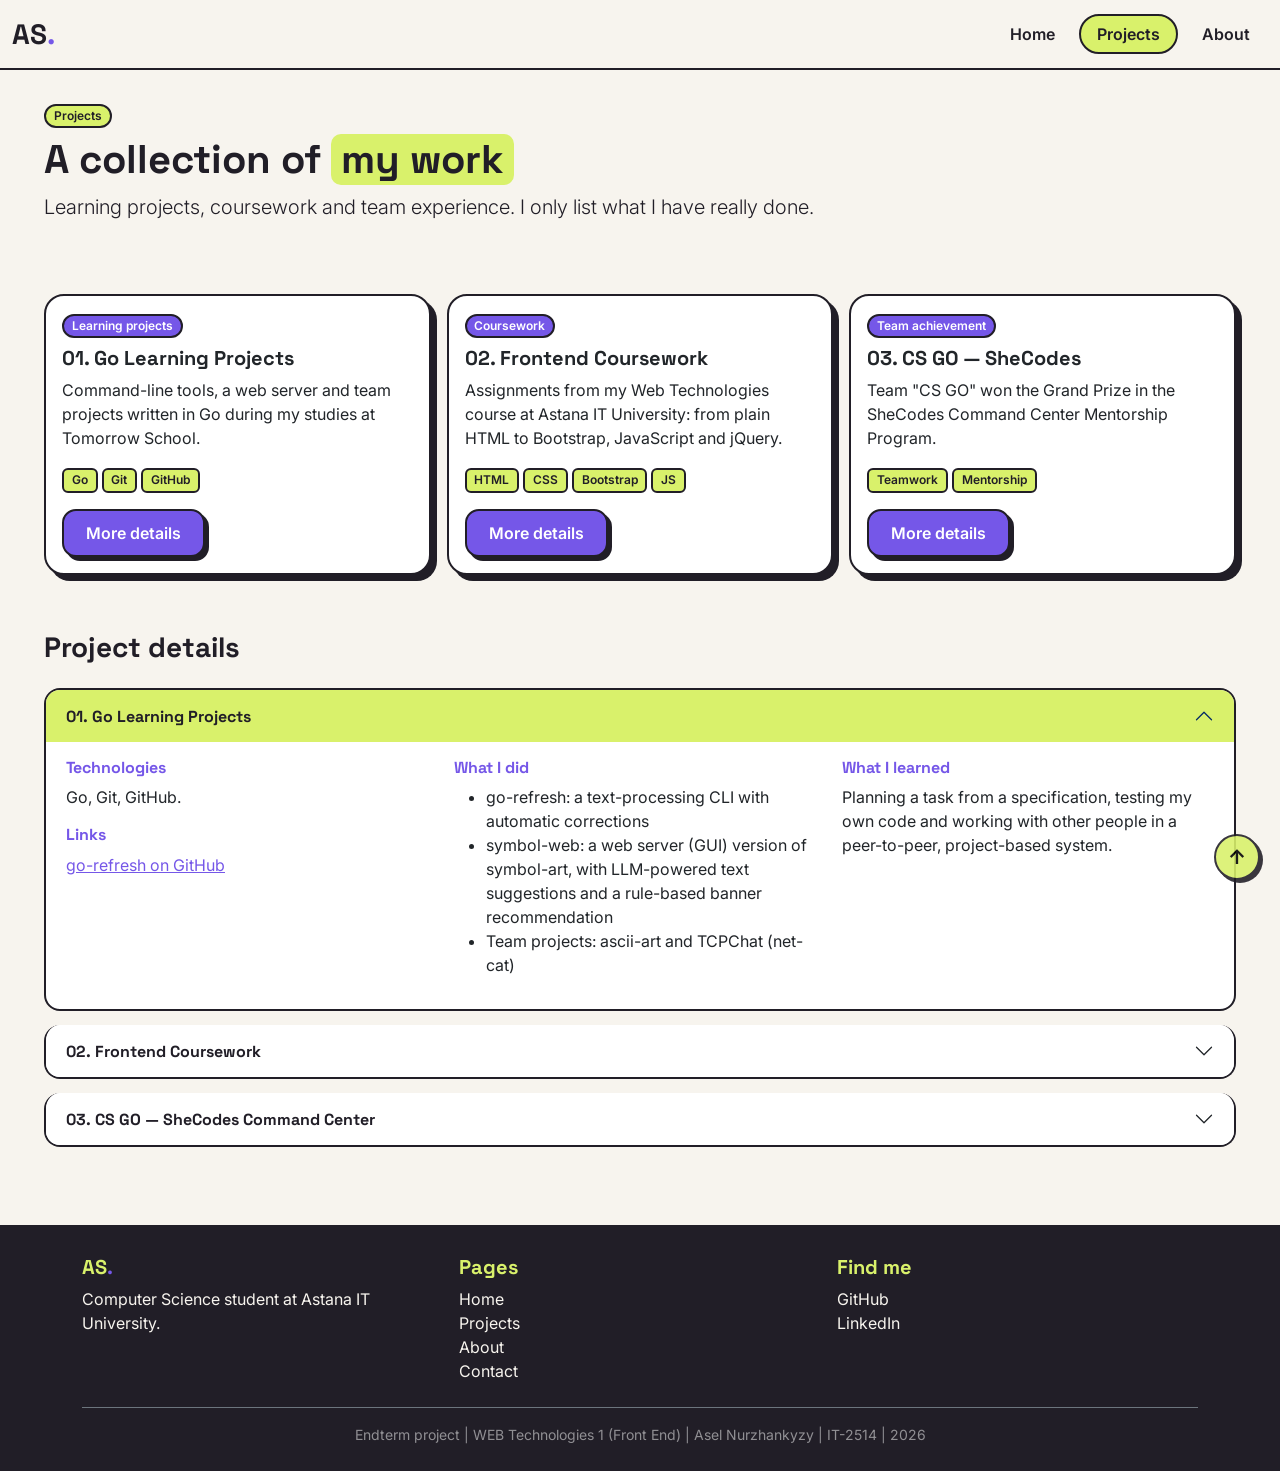
<file: endterm/projects.html>
<!DOCTYPE html>
<html lang="en">
<head>
    <meta charset="UTF-8">
    <meta name="viewport" content="width=device-width, initial-scale=1.0">
    <title>Projects</title>
    <link href="https://fonts.googleapis.com/css2?family=Inter:wght@400;600&family=Space+Grotesk:wght@700&display=swap" rel="stylesheet">
    <link href="https://cdn.jsdelivr.net/npm/bootstrap@5.3.8/dist/css/bootstrap.min.css" rel="stylesheet" integrity="sha384-sRIl4kxILFvY47J16cr9ZwB07vP4J8+LH7qKQnuqkuIAvNWLzeN8tE5YBujZqJLB" crossorigin="anonymous">
    <link rel="stylesheet" href="css/style.css">
</head>
<body>
    <header>
        <nav class="navbar navbar-expand-lg sticky-top">
            <div class="container-fluid">
                <a class="navbar-brand" href="index.html"> AS<span>.</span> </a>
                <button class="navbar-toggler" data-bs-toggle="collapse" data-bs-target="#menu" aria-controls="menu">
                    <span class="navbar-toggler-icon"></span>
                </button>

                <div class="collapse navbar-collapse" id="menu">
                    <ul class="navbar-nav ms-auto">
                        <li class="nav-item"><a class="nav-link" href="index.html"> Home </a></li>
                        <li class="nav-item"><a class="nav-link active" href="projects.html"> Projects </a></li>
                        <li class="nav-item"><a class="nav-link" href="about.html"> About </a></li>
                    </ul>
                </div>
            </div>
        </nav>
    </header>

    <main class="container-fluid">
        <!-- HEADING -->
        <section class="m-2 p-lg-4 p-2">
            <span class="badge rounded-pill mb-2"> Projects </span>
            <h1> A collection of <span class="highlight"> my work </span> </h1>
            <p class="lead">
                Learning projects, coursework and team experience. I only list what I have really done.
            </p>
        </section>

        <!-- PROJECT CARDS -->
        <section class="m-2 p-lg-4 p-2">
            <div class="row g-3">

                <div class="col-lg-4 col-md-6">
                    <div class="card h-100">
                        <div class="card-body">
                            <span class="badge rounded-pill badge-purple mb-2"> Learning projects </span>
                            <h5 class="card-title"> 01. Go Learning Projects </h5>
                            <p class="card-text">
                                Command-line tools, a web server and team projects written in Go
                                during my studies at Tomorrow School.
                            </p>
                            <p>
                                <span class="badge"> Go </span>
                                <span class="badge"> Git </span>
                                <span class="badge"> GitHub </span>
                            </p>
                            <a href="#details" class="btn btn-main"> More details </a>
                        </div>
                    </div>
                </div>

                <div class="col-lg-4 col-md-6">
                    <div class="card h-100">
                        <div class="card-body">
                            <span class="badge rounded-pill badge-purple mb-2"> Coursework </span>
                            <h5 class="card-title"> 02. Frontend Coursework </h5>
                            <p class="card-text">
                                Assignments from my Web Technologies course at Astana IT University:
                                from plain HTML to Bootstrap, JavaScript and jQuery.
                            </p>
                            <p>
                                <span class="badge"> HTML </span>
                                <span class="badge"> CSS </span>
                                <span class="badge"> Bootstrap </span>
                                <span class="badge"> JS </span>
                            </p>
                            <a href="#details" class="btn btn-main"> More details </a>
                        </div>
                    </div>
                </div>

                <div class="col-lg-4 col-md-6">
                    <div class="card h-100">
                        <div class="card-body">
                            <span class="badge rounded-pill badge-purple mb-2"> Team achievement </span>
                            <h5 class="card-title"> 03. CS GO — SheCodes </h5>
                            <p class="card-text">
                                Team "CS GO" won the Grand Prize in the SheCodes Command Center
                                Mentorship Program.
                            </p>
                            <p>
                                <span class="badge"> Teamwork </span>
                                <span class="badge"> Mentorship </span>
                            </p>
                            <a href="#details" class="btn btn-main"> More details </a>
                        </div>
                    </div>
                </div>

            </div>
        </section>

        <!-- PROJECT DETAILS: Bootstrap accordion -->
        <section class="m-2 p-lg-4 p-2" id="details">
            <h3 class="mb-lg-4 mb-2"> Project details </h3>

            <div class="accordion" id="projectsAccordion">

                <div class="accordion-item">
                    <h2 class="accordion-header">
                        <button class="accordion-button" type="button" data-bs-toggle="collapse" data-bs-target="#collapseGo" aria-expanded="true" aria-controls="collapseGo">
                            01. Go Learning Projects
                        </button>
                    </h2>
                    <div id="collapseGo" class="accordion-collapse collapse show" data-bs-parent="#projectsAccordion">
                        <div class="accordion-body">
                            <div class="row g-3">
                                <div class="col-md-4">
                                    <h6> Technologies </h6>
                                    <p> Go, Git, GitHub. </p>
                                    <h6> Links </h6>
                                    <p><a href="https://github.com/Ade1a42/go-refresh" target="_blank"> go-refresh on GitHub </a></p>
                                </div>
                                <div class="col-md-4">
                                    <h6> What I did </h6>
                                    <ul>
                                        <li> go-refresh: a text-processing CLI with automatic corrections </li>
                                        <li> symbol-web: a web server (GUI) version of symbol-art, with LLM-powered text suggestions and a rule-based banner recommendation </li>
                                        <li> Team projects: ascii-art and TCPChat (net-cat) </li>
                                    </ul>
                                </div>
                                <div class="col-md-4">
                                    <h6> What I learned </h6>
                                    <p>
                                        Planning a task from a specification, testing my own code and
                                        working with other people in a peer-to-peer, project-based system.
                                    </p>
                                </div>
                            </div>
                        </div>
                    </div>
                </div>

                <div class="accordion-item">
                    <h2 class="accordion-header">
                        <button class="accordion-button collapsed" type="button" data-bs-toggle="collapse" data-bs-target="#collapseFront" aria-expanded="false" aria-controls="collapseFront">
                            02. Frontend Coursework
                        </button>
                    </h2>
                    <div id="collapseFront" class="accordion-collapse collapse" data-bs-parent="#projectsAccordion">
                        <div class="accordion-body">
                            <div class="row g-3">
                                <div class="col-md-4">
                                    <h6> Technologies </h6>
                                    <p> HTML, CSS, Flexbox, Grid, Bootstrap 5, JavaScript, jQuery. </p>
                                    <h6> Links </h6>
                                    <p><a href="https://github.com/Ade1a42/Frontend-WEB-1" target="_blank"> Course repository </a></p>
                                    <p><a href="https://ade1a42.github.io/Frontend-WEB-1/" target="_blank"> Live assignments </a></p>
                                </div>
                                <div class="col-md-4">
                                    <h6> What I did </h6>
                                    <ul>
                                        <li> Layouts with Flexbox and CSS Grid </li>
                                        <li> A responsive page with media queries and the Bootstrap grid </li>
                                        <li> DOM and events with JavaScript, effects with jQuery </li>
                                        <li> A midterm gallery page </li>
                                    </ul>
                                </div>
                                <div class="col-md-4">
                                    <h6> What I learned </h6>
                                    <p>
                                        How a page is built from structure (HTML), style (CSS) and behaviour
                                        (JavaScript), and how to make one layout work on any screen size.
                                    </p>
                                </div>
                            </div>
                        </div>
                    </div>
                </div>

                <div class="accordion-item">
                    <h2 class="accordion-header">
                        <button class="accordion-button collapsed" type="button" data-bs-toggle="collapse" data-bs-target="#collapseShe" aria-expanded="false" aria-controls="collapseShe">
                            03. CS GO — SheCodes Command Center
                        </button>
                    </h2>
                    <div id="collapseShe" class="accordion-collapse collapse" data-bs-parent="#projectsAccordion">
                        <div class="accordion-body">
                            <div class="row g-3">
                                <div class="col-md-4">
                                    <h6> Type </h6>
                                    <p> Team experience and achievement (not a standalone software product). </p>
                                    <h6> Result </h6>
                                    <p> Grand Prize. </p>
                                </div>
                                <div class="col-md-4">
                                    <h6> What I did </h6>
                                    <p> Took part in the Command Center Mentorship Program as a member of team "CS GO". </p>
                                </div>
                                <div class="col-md-4">
                                    <h6> What I learned </h6>
                                    <p> Working in a team with a mentor, using feedback and presenting results. </p>
                                </div>
                            </div>
                        </div>
                    </div>
                </div>

            </div>
        </section>

    </main>

    <footer>
        <div class="container">
            <div class="row g-3">

                <div class="col-md-4 col-12">
                    <h5> AS<span>.</span> </h5>
                    <p> Computer Science student at Astana IT University. </p>
                </div>

                <div class="col-md-4 col-6">
                    <h5> Pages </h5>
                    <a href="index.html"> Home </a>
                    <a href="projects.html"> Projects </a>
                    <a href="about.html"> About </a>
                    <a href="about.html#contact"> Contact </a>
                </div>

                <div class="col-md-4 col-6">
                    <h5> Find me </h5>
                    <a href="https://github.com/Ade1a42" target="_blank"> GitHub </a>
                    <a href="https://linkedin.com/in/asel-n-9b1822351" target="_blank"> LinkedIn </a>
                </div>

            </div>

            <p class="text-center small text-white-50 border-top border-secondary pt-3 mt-4"> Endterm project | WEB Technologies 1 (Front End) | Asel Nurzhankyzy | IT-2514 | <span id="year">2026</span> </p>
        </div>
    </footer>

    <button id="backTopBtn"> &uarr; </button>

    <script src="https://cdn.jsdelivr.net/npm/bootstrap@5.3.8/dist/js/bootstrap.bundle.min.js" integrity="sha384-FKyoEForCGlyvwx9Hj09JcYn3nv7wiPVlz7YYwJrWVcXK/BmnVDxM+D2scQbITxI" crossorigin="anonymous"></script>
    <script src="https://code.jquery.com/jquery-3.6.0.min.js"></script>
    <script src="js/script.js"></script>
    <script src="js/jquery.js"></script>
</body>
</html>
</file>
<file: endterm/css/style.css>
/* BODY */
body {
    font-family: 'Inter', sans-serif;
    background-color: #f7f4ee;
    color: #211e27;
}

h1, h2, h3, h4, h5, h6,
.navbar-brand {
    font-family: 'Space Grotesk', sans-serif;
    font-weight: 700;
}

a {
    color: #7557e8;
}

a:hover {
    color: #211e27;
}


/* NAVBAR */
.navbar {
    background-color: #f7f4ee;
    border-bottom: 2px solid #211e27;
}

.navbar-brand {
    font-size: 28px;
    color: #211e27;
}

.navbar-brand span {
    color: #7557e8;
}

.nav-link {
    color: #211e27 !important;
    font-weight: 600;
    border: 2px solid transparent;
    border-radius: 20px;
    padding: 6px 16px 6px 16px !important;
    margin: 0 0 0 6px;
}

.nav-link:hover {
    color: #7557e8 !important;
}

.nav-link.active {
    background-color: #d9f16b;
    border: 2px solid #211e27;
}


/* TEXT ELEMENTS */
.highlight {
    background-color: #d9f16b;
    padding: 0 10px 0 10px;
    border-radius: 10px;
}

.badge {
    background-color: #d9f16b;
    color: #211e27;
    border: 2px solid #211e27;
    font-weight: 600;
}

.badge-purple {
    background-color: #7557e8;
    color: #ffffff;
}


/* BUTTONS */
.btn-main,
.btn-alt {
    font-weight: 600;
    border: 2px solid #211e27;
    border-radius: 14px;
    padding: 10px 22px 10px 22px;
    box-shadow: 4px 4px 0 #211e27;
}

.btn-main {
    background-color: #7557e8;
    color: #ffffff;
}

.btn-alt {
    background-color: #d9f16b;
    color: #211e27;
}

.btn-main:hover,
.btn-alt:hover {
    background-color: #211e27;
    border-color: #211e27;
    color: #ffffff;
}


/* CARDS */
.card {
    background-color: #ffffff;
    border: 2px solid #211e27;
    border-radius: 20px;
    box-shadow: 6px 6px 0 #211e27;
}

.card:hover {
    transform: translate(-3px, -3px);
}


/* HOME PAGE */

.shapes {
    position: relative;
    height: 240px;
}

.circle {
    position: absolute;
    top: 0;
    right: 10%;
    width: 130px;
    height: 130px;
    background-color: #d9f16b;
    border: 2px solid #211e27;
    border-radius: 50%;
}

.square {
    position: absolute;
    bottom: 0;
    left: 8%;
    width: 110px;
    height: 110px;
    background-color: #7557e8;
    border: 2px solid #211e27;
    border-radius: 20px;
    transform: rotate(-12deg);
}

.name-card {
    position: absolute;
    top: 40px;
    left: 25%;
    background-color: #ffffff;
    border: 2px solid #211e27;
    border-radius: 20px;
    box-shadow: 6px 6px 0 #211e27;
    padding: 15px 24px 15px 24px;
    text-align: center;
}

.name-card h2 {
    font-size: 38px;
    margin: 0;
}

.name-card p {
    font-size: small;
    margin: 0;
}

.achievement {
    background-color: #d9f16b;
    border: 2px solid #211e27;
    border-radius: 20px;
}


/* ACCORDION (Bootstrap) */
.accordion-item {
    background-color: #ffffff;
    border: 2px solid #211e27;
    border-radius: 16px !important;
    overflow: hidden;
    margin: 0 0 14px 0;
}

.accordion-button {
    font-family: 'Space Grotesk', sans-serif;
    font-weight: 700;
    color: #211e27;
}

.accordion-button:not(.collapsed) {
    background-color: #d9f16b;
    color: #211e27;
    box-shadow: none;
}

.accordion-body h6 {
    color: #7557e8;
    font-weight: 700;
}


/* ABOUT PAGE */
.avatar {
    background-color: #7557e8;
    color: #ffffff;
    border: 2px solid #211e27;
    border-radius: 30px;
    box-shadow: 8px 8px 0 #211e27;
    font-family: 'Space Grotesk', sans-serif;
    font-weight: 700;
    text-align: center;
    padding: 30px 0 30px 0;
}

/* jQuery menu: panels are hidden at the start */


.more-panel {
    display: none;
    background-color: #ffffff;
    border: 2px solid #211e27;
    border-radius: 14px;
    padding: 12px 16px 12px 16px;
    margin: 6px 0 0 0;
}

.more-panel {
    display: none;
}

.form-control {
    border: 2px solid #211e27;
    border-radius: 12px;
}

.form-control:focus {
    border-color: #7557e8;
}


/* FOOTER */
footer {
    background-color: #211e27;
    color: #f7f4ee;
    padding: 30px 0 10px 0;
    margin: 40px 0 0 0;
}

footer h5 {
    color: #d9f16b;
}

footer h5 span {
    color: #7557e8;
}

footer a {
    display: block;
    color: #f7f4ee;
    text-decoration: none;
}

footer a:hover {
    color: #d9f16b;
}


/* BACK TO TOP BUTTON (shown with jQuery) */
#backTopBtn {
    display: none;
    position: fixed;
    right: 20px;
    bottom: 20px;
    width: 46px;
    height: 46px;
    font-size: 20px;
    font-weight: 700;
    background-color: #d9f16b;
    border: 2px solid #211e27;
    border-radius: 50%;
    box-shadow: 3px 3px 0 #211e27;
}


/* Tablet */
@media (min-width: 768px) {
    .hero-content h1 {
        font-size: 58px;
    }

    .shapes {
        height: 280px;
    }
}

/* Desktop */
@media (min-width: 992px) {
    .hero-content h1 {
        font-size: 74px;
    }

    .shapes {
        height: 340px;
    }

    .circle {
        width: 170px;
        height: 170px;
    }

    .square {
        width: 140px;
        height: 140px;
    }

    .name-card {
        top: 70px;
    }
}
</file>
<file: assignments/assignment1/style.css>
/* Element selector */
header {
    background-color: #1b6b93;
    color: #f4f7f6;
    text-align: center;
    font-size: larger;
    font-weight: 150;
    padding: 10px 0 10px 0;
}

/* Class selector */
.avatar {
    height: 30%;
    width: 30%;
    border: 3px dashed #d9383a;
    border-radius: 5%;
}

.cards h2::before {
    content: "✦ ";
    color: #d9383a;
}

nav {
    margin: 20px 0 20px 0;
    background-color: #ffffff;
    text-align: center;
    border: 1px dashed #d9383a;
    padding: 20px 0 20px 0;
}

/* Descendant selector */
nav a{
    color: #d9383a;
    text-decoration: none;
    margin-right: 25px;
}

nav a:hover,
#about-me a:hover{
    color: #1b6b93;
    text-decoration: underline;
}

nav a:focus,
#about-me a:focus{
    color: #63931b;
    text-decoration: none;
}

body {
    background-color: #f4f7f6;
    color: #222831;
    font-family: 'Courier New', Courier, monospace;
    font-size: medium;
    font-weight: 100;
}

button {
    font-family: 'Courier New', Courier, monospace;
    background-color: #1b6b93;
    color: #f4f7f6;
}

button:focus {
    font-family: monospace;
    background-color: #63931b;
    color: #f4f7f6;
}

.cards {
    background-color: #ffffff;
}

form:focus {
    color: #d9383a;
}

#about-me a {
    text-decoration: none;
    color: #222831;
}

/* ID selector */
#about-me,
#course-schedule,
#sending-request {
    border: 1px dashed #d9383a;
    padding: 0 20px 20px 20px;
    margin: 20px 0 20px 0;
}

footer {
    text-align: center;
    font-size: small;
    color: #6a6a6a;
    margin: 20px 0 20px 0;
}

#course-schedule table,
#course-schedule th,
#course-schedule td {
    border: 1px solid black;   
}
</file>
<file: assignments/assignment5/style.css>
#hoverBox 
{
    width: 200px; 
    height: 100px; 
    background-color: lightgray; 
    margin: 15px 0; 
    display: flex; 
    align-items: center; 
    justify-content: center;
}
</file>
